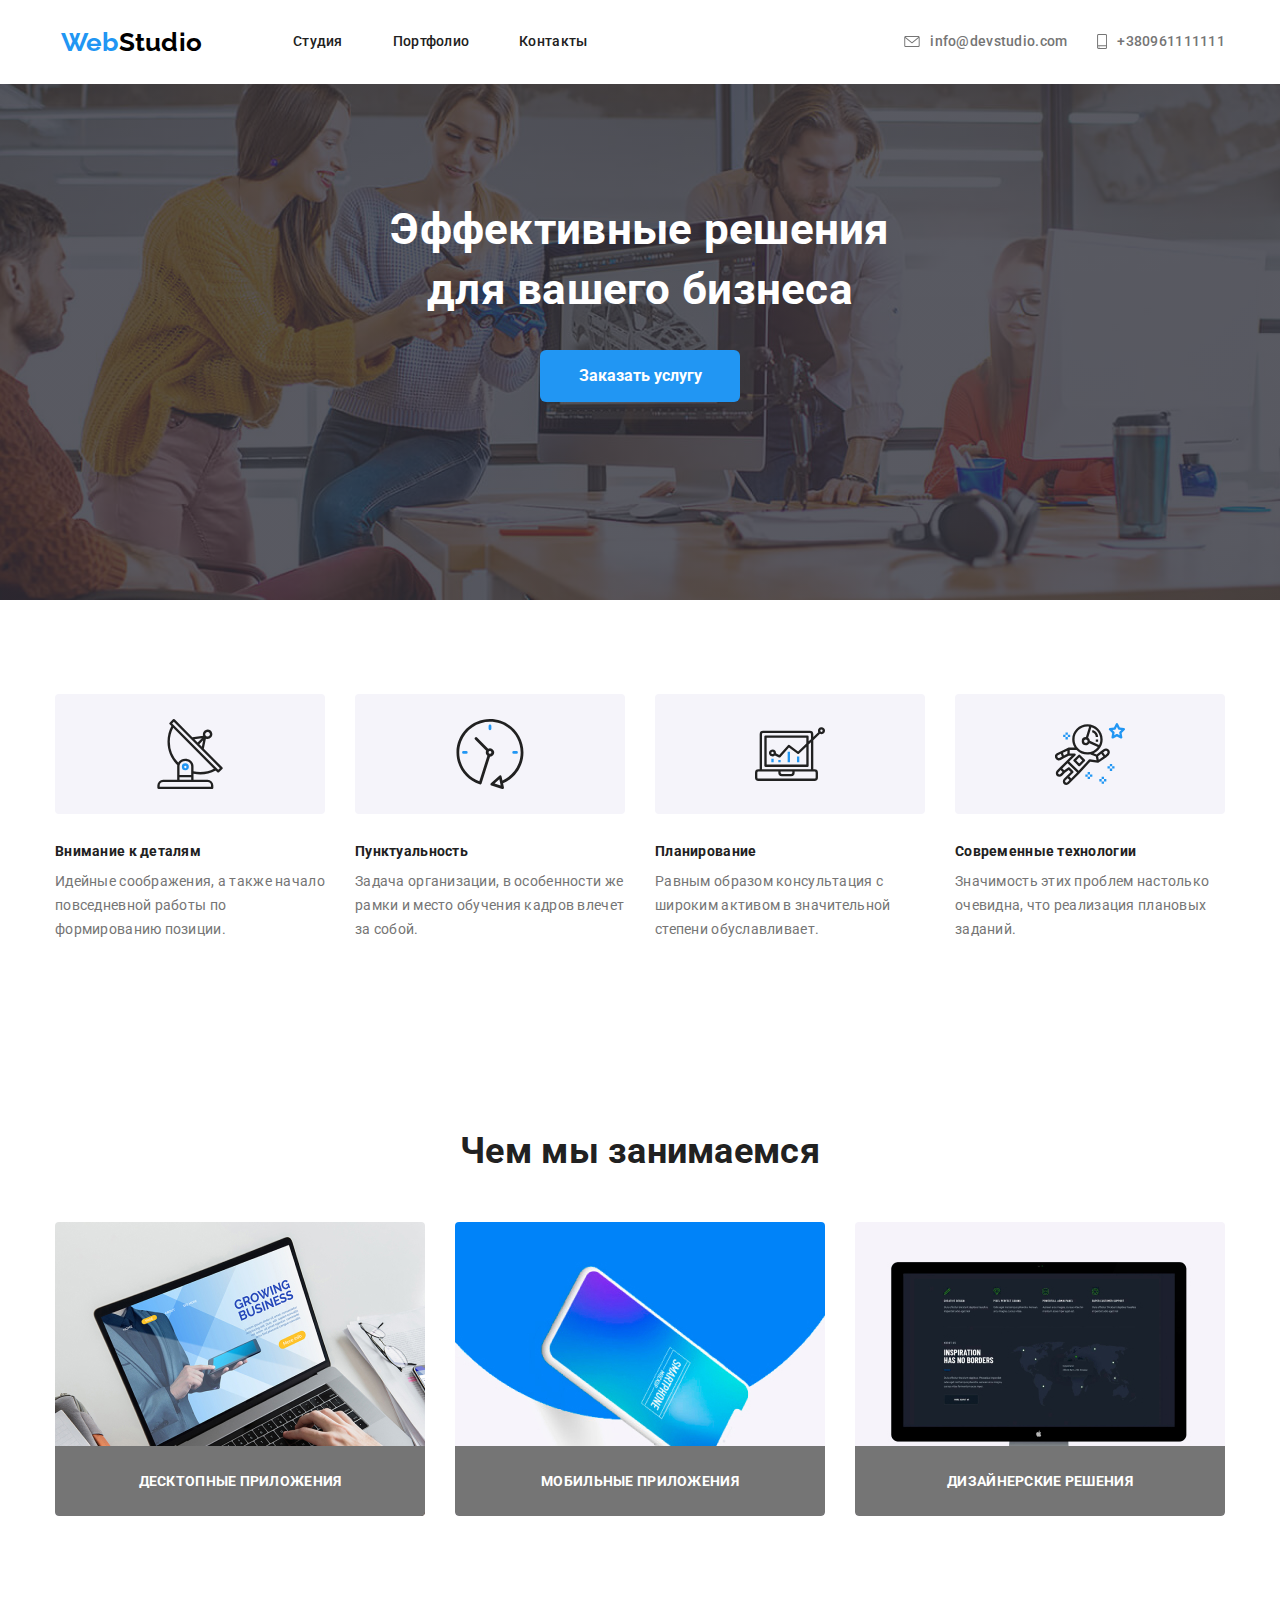
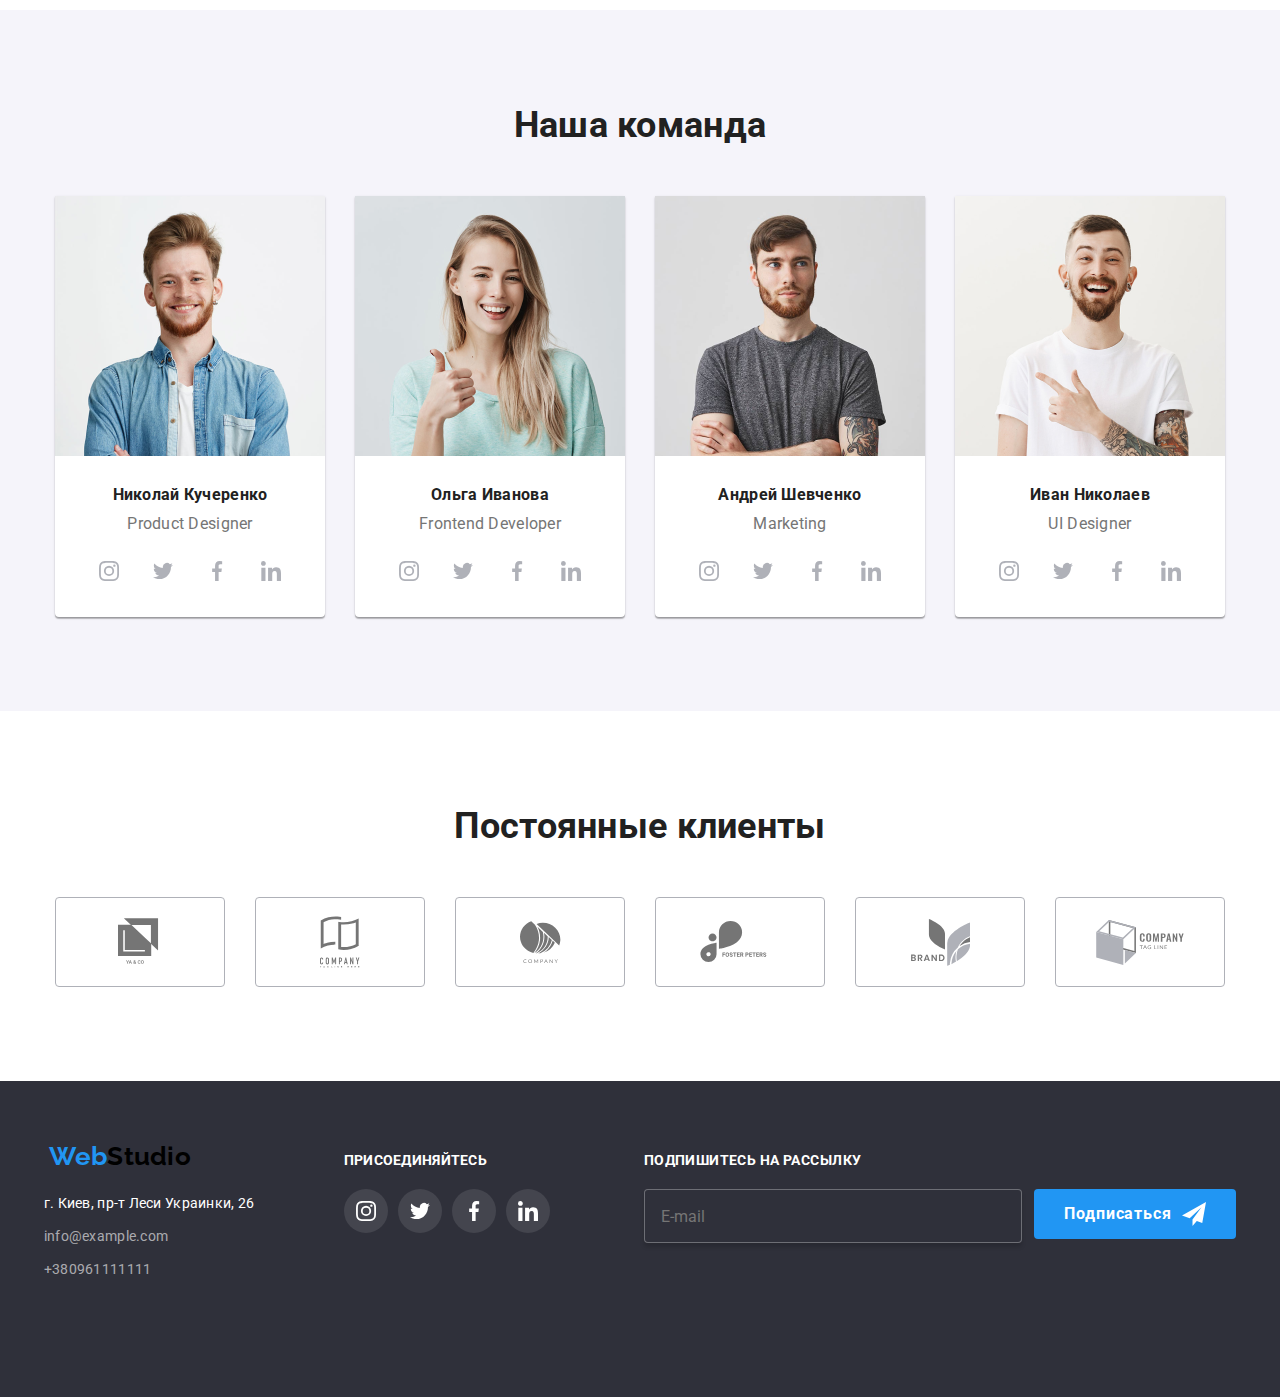
<file: index.html>
<!DOCTYPE html>
<html lang="en">

<head>
    <meta charset="UTF-8" />
    <meta name="viewport" content="width=<device-width>, initial-scale=1.0" />
    <title>Web Studio</title>
    <link href="https://cdnjs.cloudflare.com/ajax/libs/modern-normalize/0.6.0/modern-normalize.min.css" />
    <link
        href="https://fonts.googleapis.com/css2?family=Raleway:wght@700&family=Roboto:wght@400;500;700;900&display=swap"
        rel="stylesheet" />
    <link rel="stylesheet" href="./css/main.min.css" />
</head>

<body class="body">
    <!--Site-navigation-->
    <header class="page-header">
        <div class="header-container">
            <nav class="container site-header-content">
                <p class="logo-item">
                    <a href="" class="logo link"><span class="logo-first">Web</span>
                        <span class="logo-secondary">Studio</span>
                    </a>
                </p>
                <ul class="site-nav list">
                    <li class="site-nav-item">
                        <a href="./index.html" class="links">Студия</a>
                        <a href="" class="nav-link-active">
                        </a>
                    </li>
                    <li class="site-nav-item">
                        <a href="./portfolio.html" class="links">Портфолио</a>
                        <a href="" class="nav-link-active"></a>
                    </li>
                    <li class="site-nav-item"><a href="" class="links">Контакты</a></li>
                </ul>
                <div class="site-nav-main-address">
                    <address>
                        <ul class="site-nav-address list">
                            <li class="site-nav-address-item">
                                <a class="mail-links" href="mailto:info@devstudio.com">
                                    <svg class="site-nav-mail-icon">
                                        <use href="./images/symbol-defs.svg#envelope">
                                        </use>
                                    </svg>
                                    <span>info@devstudio.com</span>
                                </a>
                            </li>
                            <li class="site-nav-address-item">
                                <a class="telnumber-links" href="tel:+380961111111">
                                    <svg class="site-nav-smartphone-icon">
                                        <use href="./images/symbol-defs.svg#smartphone">
                                        </use>
                                    </svg>
                                    <span>+380961111111</span>
                                </a>
                            </li>
                        </ul>
                    </address>
                </div>
            </nav>
        </div>
    </header>

    <main>
        <!--Hero-->
        <section class="hero">
            <div class="overlay">
                <h1 class="hero-title">
                    Эффективные решения <br />
                    для вашего бизнеса
                </h1>
                <div class="hero-button">
                    <button type="button" class="button-primery" data-modal-open>Заказать услугу</a>
                </div>
            </div>
        </section>

        <!--Main features-->
        <section class="section features">
            <div class="container">
                <ul class="features-list list">
                    <li class="features-item">
                        <div class="feature-image">
                            <svg class="features-icon">
                                <use href="./images/symbol-defs.svg#antenna">
                                </use>
                            </svg>
                        </div>
                        <h3 class="site-description-logo-title">Внимание к деталям</h3>
                        <p class="text">
                            Идейные соображения, а также начало повседневной работы по
                            формированию позиции.
                        </p>
                    </li>
                    <li class="features-item">
                        <div class="feature-image">
                            <svg class="features-icon">
                                <use href="./images/symbol-defs.svg#clock">
                                </use>
                            </svg>
                        </div>
                        <h3 class="site-description-logo-title">Пунктуальность</h3>
                        <p class="text">
                            Задача организации, в особенности же рамки и место обучения
                            кадров влечет за собой.
                        </p>
                    </li>
                    <li class="features-item">
                        <div class="feature-image">
                            <svg class="features-icon">
                                <use href="./images/symbol-defs.svg#diagram">
                                </use>
                            </svg>
                        </div>
                        <h3 class="site-description-logo-title">Планирование</h3>
                        <p class="text">
                            Равным образом консультация с широким активом в значительной
                            степени обуславливает.
                        </p>
                    </li>
                    <li class="features-item">
                        <div class="feature-image">
                            <svg class="features-icon">
                                <use href="./images/symbol-defs.svg#astronaut">
                                </use>
                            </svg>
                        </div>
                        <h3 class="site-description-logo-title">
                            Современные технологии
                        </h3>
                        <p class="text">
                            Значимость этих проблем настолько очевидна, что реализация
                            плановых заданий.
                        </p>
                    </li>
                </ul>
            </div>
        </section>
        <!--Main Prodaction-->
        <section class="section">
            <div class="container">
                <h2 class="section-title">
                    Чем мы занимаемся
                </h2>
                <ul class="site-prodactions list">
                    <li class="prodaction-item">
                        <img src="./images/img.jpg " alt="desktop app " class="prodaction-image" />
                        <div class="prodaction-element">
                            <h3 class="prodaction-title">Десктопные приложения</h3>
                        </div>
                    </li>


                    <li class="prodaction-item">
                        <img src="./images/box.jpg " alt="mobile app " class="prodaction-image" />
                        <div class="prodaction-element">
                            <h3 class="prodaction-title">Мобильные приложения</h3>
                        </div>
                    </li>

                    <li class="prodaction-item">
                        <img src="./images/imgf.jpg " alt="design " class="prodaction-image" />
                        <div class="prodaction-element">
                            <h3 class="prodaction-title">Дизайнерские решения</h3>
                        </div>
                    </li>
                </ul>
            </div>
        </section>
        <!--Main teammembers-->
        <section class="section teammembers">
            <div class="container">
                <h2 class="section-title">
                    Наша команда
                </h2>
                <ul class="site-teammembers-list list">
                    <li class="teammembers-item">
                        <img src="./images/proddes.png " alt="Product Designer photo " class="teammembers-photo" />
                        <h3 class="teammembers-title">Николай Кучеренко</h3>
                        <p class="teammembers-role">Product Designer</p>
                        <ul class="social-links list">
                            <li class="teammembers-links">
                                <a class="icon links" href="https://www.instagram.com/">
                                    <svg class="teammembers-icon">
                                        <use href="./images/symbol-defs.svg#instagram-2-1">
                                        </use>
                                    </svg>
                                </a>
                            </li>
                            <li class="teammembers-links">
                                <a class="icon links" href="https://www.twitter.com/">
                                    <svg class="teammembers-icon">
                                        <use href="./images/symbol-defs.svg#twitter-1-1">
                                        </use>
                                    </svg>
                                </a>
                            </li>
                            <li class="teammembers-links">
                                <a class="icon links" href="https://www.facebook.com/">
                                    <svg class="teammembers-icon">
                                        <use href="./images/symbol-defs.svg#facebook">
                                        </use>
                                    </svg>
                                </a>
                            </li>
                            <li class="teammembers-links">
                                <a class="icon links" href="https://www.linkedin.com/">
                                    <svg class="teammembers-icon">
                                        <use href="./images/symbol-defs.svg#linkedin-1-1">
                                        </use>
                                    </svg>
                                </a>
                            </li>
                        </ul>
                    </li>
                    <li class="teammembers-item">
                        <img src="./images/frontdev.png " alt="Frontend Developer photo " class="teammembers-photo" />
                        <h3 class="teammembers-title">Ольга Иванова</h3>
                        <p class="teammembers-role">Frontend Developer</p>
                        <ul class="social-links list">
                            <li class="teammembers-links">
                                <a class="icon links" href="https://www.instagram.com/">
                                    <svg class="teammembers-icon">
                                        <use href="./images/symbol-defs.svg#instagram-2-1">
                                        </use>
                                    </svg>
                                </a>
                            </li>
                            <li class="teammembers-links">
                                <a class="icon links" href="https://www.twitter.com/">
                                    <svg class="teammembers-icon">
                                        <use href="./images/symbol-defs.svg#twitter-1-1">
                                        </use>
                                    </svg>

                                </a></li>
                            <li class="teammembers-links">
                                <a class="icon links" href="https://www.facebook.com/">
                                    <svg class="teammembers-icon">
                                        <use href="./images/symbol-defs.svg#facebook">
                                        </use>
                                    </svg>
                                </a>
                            </li>
                            <li class="teammembers-links">
                                <a class="icon links" href="https://www.linkedin.com/">
                                    <svg class="teammembers-icon">
                                        <use href="./images/symbol-defs.svg#linkedin-1-1">
                                        </use>
                                    </svg>
                                </a>
                            </li>
                        </ul>
                    </li>
                    <li class="teammembers-item">
                        <img src="./images/mark.png " alt="Marketing photo " class="teammembers-photo" />
                        <h3 class="teammembers-title">Андрей Шевченко</h3>
                        <p class="teammembers-role">Marketing</p>
                        <ul class="social-links list">
                            <li class="teammembers-links">
                                <a class="icon links" href="https://www.instagram.com/">
                                    <svg class="teammembers-icon">
                                        <use href="./images/symbol-defs.svg#instagram-2-1">
                                        </use>
                                    </svg>
                                </a>
                            </li>
                            <li class="teammembers-links">
                                <a class="icon links" href="https://www.twitter.com/">
                                    <svg class="teammembers-icon">
                                        <use href="./images/symbol-defs.svg#twitter-1-1">
                                        </use>
                                    </svg>
                                </a>
                            </li>
                            <li class="teammembers-links">
                                <a class="icon links" href="https://www.facebook.com/">
                                    <svg class="teammembers-icon">
                                        <use href="./images/symbol-defs.svg#facebook">
                                        </use>
                                    </svg>
                                </a>
                            </li>
                            <li class="teammembers-links">
                                <a class="icon links" href="https://www.linkedin.com/">
                                    <svg class="teammembers-icon">
                                        <use href="./images/symbol-defs.svg#linkedin-1-1">
                                        </use>
                                    </svg>
                                </a>
                            </li>
                        </ul>
                    </li>
                    <li class="teammembers-item">
                        <img src="./images/uides.png " alt="Designer photo " class="teammembers-photo" />
                        <h3 class="teammembers-title">Иван Николаев</h3>
                        <p class="teammembers-role">UI Designer</p>
                        <ul class="social-links list">
                            <li class="teammembers-links">
                                <a class="icon links" href="https://www.instagram.com/">
                                    <svg class="teammembers-icon">
                                        <use href="./images/symbol-defs.svg#instagram-2-1">
                                        </use>
                                    </svg>
                                </a>
                            </li>
                            <li class="teammembers-links">
                                <a class="icon links" href="https://www.twitter.com/">
                                    <svg class="teammembers-icon">
                                        <use href="./images/symbol-defs.svg#twitter-1-1">
                                        </use>
                                    </svg>
                                </a>
                            </li>
                            <li class="teammembers-links">
                                <a class="icon links" href="https://www.facebook.com/">
                                    <svg class="teammembers-icon">
                                        <use href="./images/symbol-defs.svg#facebook">
                                        </use>
                                    </svg>
                                </a>
                            </li>
                            <li class="teammembers-links">
                                <a class="icon links" href="https://www.linkedin.com/">
                                    <svg class="teammembers-icon">
                                        <use href="./images/symbol-defs.svg#linkedin-1-1">
                                        </use>
                                    </svg>
                                </a>
                            </li>
                        </ul>
                    </li>
                </ul>
            </div>
        </section>
        <!--Main clients-->
        <section class="clients section">
            <div class="container">
                <h2 class="section-title">Постоянные клиенты</h2>
                <ul class="site-clientslogo list">
                    <li class="clients-item">
                        <a class=" clients-links links">
                            <svg class="clients-icon" width="44.27px" height="49.23px">
                                <use href="./images/symbol-defs.svg#logo-1">
                                </use>
                            </svg>
                        </a>
                    </li>
                    <li class="clients-item"><a class=" clients-links links">

                            <svg class="clients-icon" width="40px" height="52px">
                                <use href="./images/symbol-defs.svg#logo-2">
                                </use>
                            </svg>
                        </a>
                    </li>
                    <li class="clients-item"><a class="clients-links links">
                            <svg class="clients-icon" width="41px" height="42.6px">
                                <use href="./images/symbol-defs.svg#logo-3">
                                </use>
                            </svg>
                        </a>
                    </li>
                    <li class="clients-item"><a class="clients-links links">
                            <svg class="clients-icon" width="79.66px" height="42.02px">
                                <use href="./images/symbol-defs.svg#logo-4">
                                </use>
                            </svg>
                        </a>
                    </li>
                    <li class="clients-item"><a class="clients-links links">
                            <svg class="clients-icon" width="59px" height="47px">
                                <use href="./images/symbol-defs.svg#logo-5">
                                </use>
                            </svg>
                        </a>
                    </li>
                    <li class="clients-item"><a class="clients-links links">
                            <svg class="clients-icon" width="88.48px" height="45.44px">
                                <use href="./images/symbol-defs.svg#logo-6">
                                </use>
                            </svg>
                        </a>
                    </li>
                </ul>
            </div>
        </section>
    </main>

    <!--Footer-->
    <footer class="footer-section">
        <div class="container">
            <div class="footer-content">
                <div class="address-item">
                    <div class="footer-logo">
                        <p class="footer-item">
                            <a href="" class="logo link"><span class="logo-first">Web</span>
                                <span class="logo-secondary">Studio</span>
                            </a>
                        </p>
                    </div>

                    <address class="address">
                        <ul class="list">
                            <li class="site-address link">г. Киев, пр-т Леси Украинки, 26</li>
                            <li class="site-address link">
                                <a href="malito:info@example.com " class="contacts link">info@example.com</a>
                            </li>
                            <li class="site-address link">
                                <a href="tel:+380991111111 " class="contacts link">+380961111111</a>
                            </li>
                        </ul>
                    </address>
                </div>
                <div class="social">
                    <b class="item-headers">
                        ПРИСОЕДИНЯЙТЕСЬ
                    </b>
                    <ul class="social-list list">
                        <li class="social-item">
                            <a class="icon-footer links" href="https://www.instagram.com/" aria-label="Instagram link ">
                                <svg class="social-icon">
                                    <use href="./images/symbol-defs.svg#instagram-2-1">
                                    </use>
                                </svg>
                            </a>
                        </li>
                        <li class="social-item">
                            <a class="icon-footer links" href="https://www.twitter.com/" aria-label="Twitter link ">
                                <svg class="social-icon">
                                    <use href="./images/symbol-defs.svg#twitter-1-1">
                                    </use>
                                </svg>
                            </a>
                        </li>
                        <li class="social-item">
                            <a class="icon-footer links" href="https://www.facebook.com/" aria-label="Facebook link ">
                                <svg class="social-icon">
                                    <use href="./images/symbol-defs.svg#facebook">
                                    </use>
                                </svg>
                            </a>
                        </li>
                        <li class="social-item">
                            <a class="icon-footer links" href="https://www.linkedin.com/" aria-label="linkidIn link ">
                                <svg class="social-icon">
                                    <use href="./images/symbol-defs.svg#linkedin-1-1">
                                    </use>
                                </svg>
                            </a>
                        </li>
                    </ul>
                </div>
                <div class="footer-container">
                    <b class="footer-text">Подпишитесь на рассылку</b>
                    <form class="footer-form">
                        <div class="mail-form">
                            <input class="input-mail" type="email" name="male" placeholder="E-mail">
                            <button type="button" class="mail-button">
                                Подписаться
                                <svg class="social-icon-fly" width="24px" height="24px">
                                    <use href="./images/symbol-defs.svg#fly">
                                    </use>
                                </svg>
                            </button>
                        </div>
                    </form>
                </div>
            </div>
        </div>
    </footer>

    <!--Popup-->
    <div data-modal class="backdrop is-hidden" >
        <div class="modal">
            <b class="modal-title">Оставьте свои данные, мы вам перезвоним</b>
            <button class="button-close" data-modal-close>
                <svg class="icon-close">
                    <use href="./images/symbol-defs.svg#close-icon">
                    </use>
                </svg>
            </button>
            <form class="form-servise">
                <div class="form-field">
                    <input type="text" class="form-input" name="user-name" id="user-name" placeholder=" ">
                    <label for="user-name" class="form-label">Имя</label>
                    <svg class="form-icon name">
                        <use href="./images/symbol-defs.svg#name-form">
                        </use>
                    </svg>
                </div>
                <div class="form-field">
                    <input type="tel" class="form-input" name="telephone" id="telephone" placeholder=" ">
                    <label for="telephone" class="form-label">Телефон</label>
                    <svg class="form-icon">
                        <use href="./images/symbol-defs.svg#phone-form">
                        </use>
                    </svg>
                </div>
                <div class="form-field">
                    <input type="email" class="form-input" name="mail" id="mail" placeholder=" ">
                    <label for="mail" class="form-label">Почта</label>
                    <svg class="form-icon">
                        <use href="./images/symbol-defs.svg#email-form">
                        </use>
                    </svg>
                </div>
                <div class="form-field-comment">
                    <textarea class="proposition" name="comment" id="comment" rows="6" placeholder=" "></textarea>
                    <label for="comment" class="form-label-2">Комментарий</label>
                </div>
                <label class="checkbox-label">
                    <input type="checkbox" class="checkbox" name="policy">
                    <span class="check-mark"></span>
                    Соглашаюсь с рассылкой и принимаю
                    <a href="">Условия договора</a>
                </label>
                <button type="submit" class="send">Отправить</button>
            </form>

        </div>

    </div>
    <script type="text/javascript" src="./js/modal.js"></script>
</body>

</html>
</file>
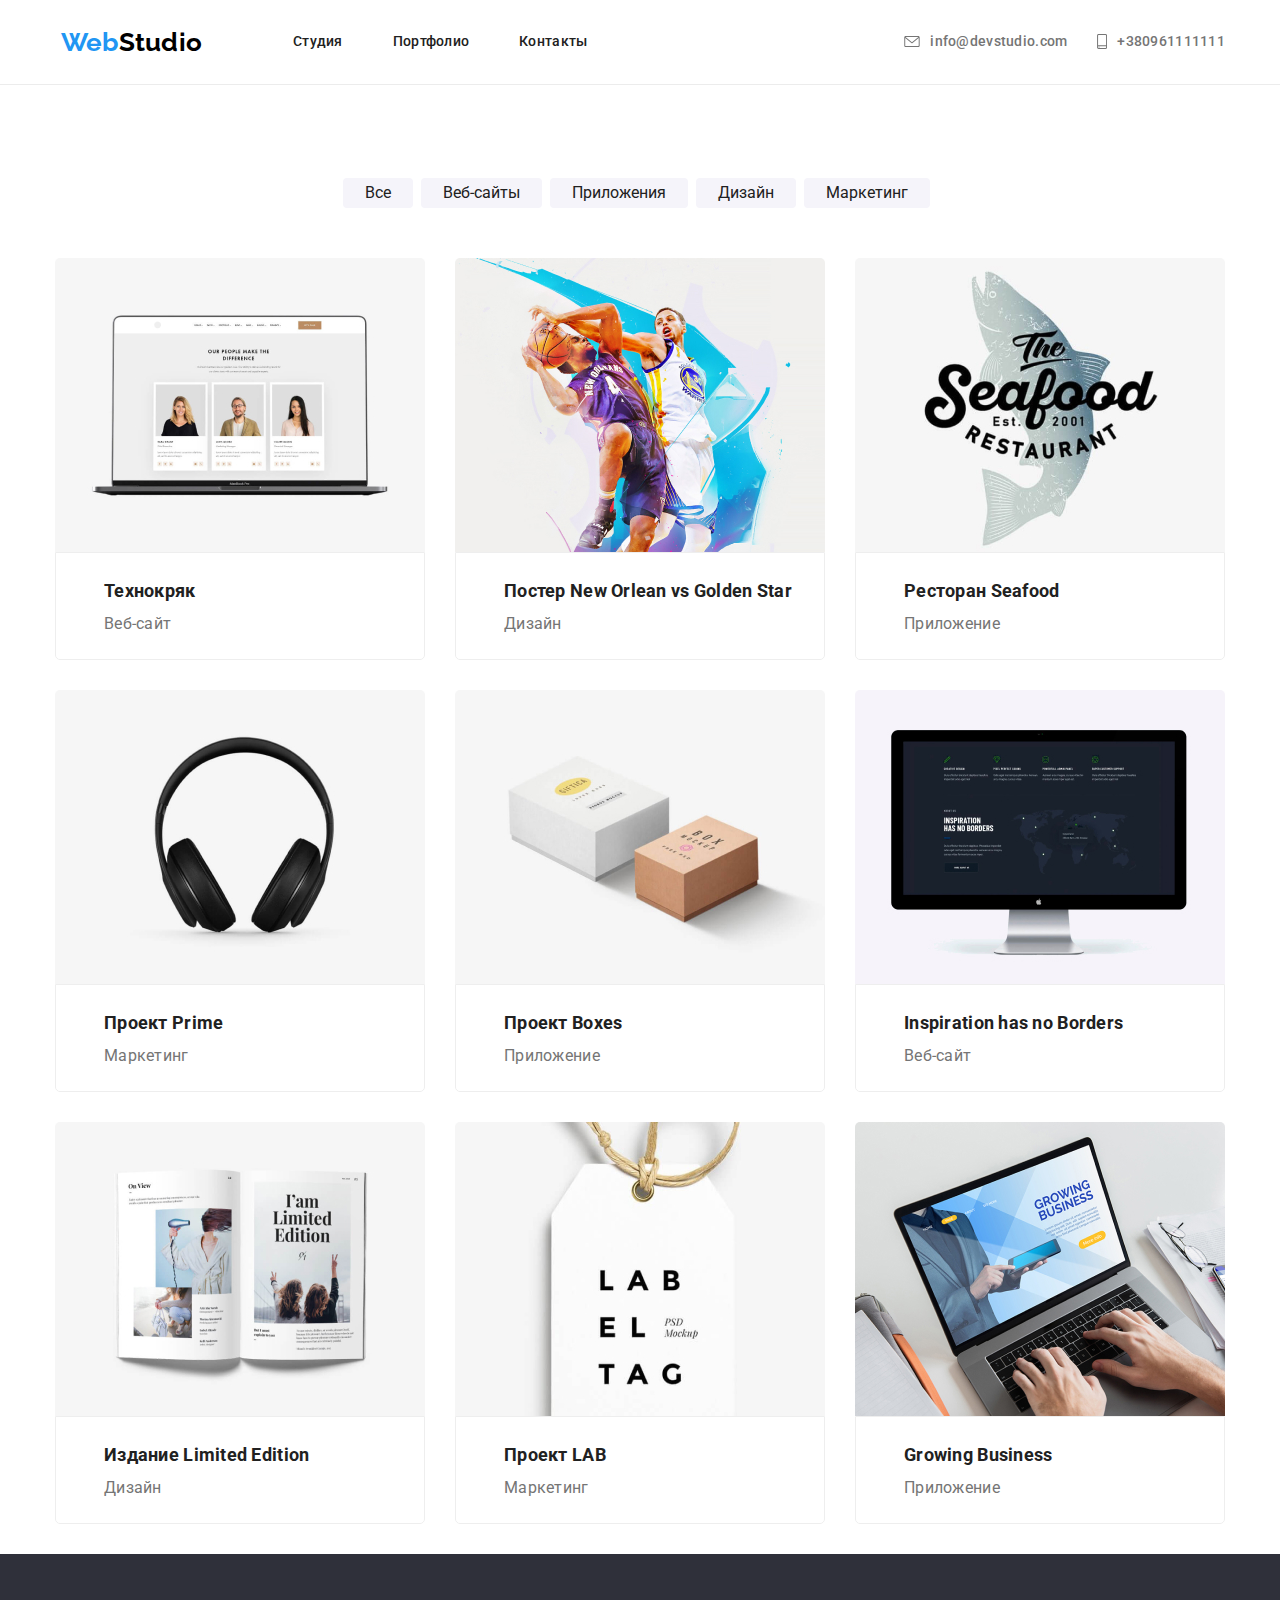
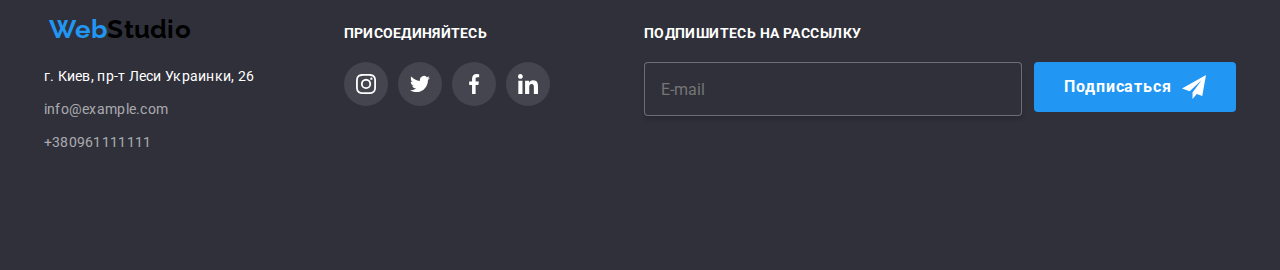
<file: portfolio.html>
<!DOCTYPE html>
<html lang="en">

<head>
    <meta charset="UTF-8" />
    <meta name="viewport" content="width=device-width, initial-scale=1.0" />
    <title>Photo app</title>
    <link
        href="https://fonts.googleapis.com/css2?family=Raleway:wght@700&family=Roboto:wght@400;500;700;900&display=swap"
        rel="stylesheet" />
    <link href="https://cdnjs.cloudflare.com/ajax/libs/modern-normalize/0.6.0/modern-normalize.min.css" />
    <link rel="stylesheet" href="./css/main.min.css" />
</head>

<body class="body">
    <!--Site-navigation-->
    <header class="portfolio-header">
        <div class="header-container">
            <nav class="container site-header-content">
                <p class="logo-item">
                    <a href="" class="logo link"><span class="logo-first">Web</span>
                        <span class="logo-secondary">Studio</span>
                    </a>
                </p>
                <ul class="site-nav list">
                    <li class="site-nav-item">
                        <a href="./index.html" class="links">Студия</a>
                        <a href="" class="nav-link-active">
                        </a>
                    </li>
                    <li class="site-nav-item">
                        <a href="./portfolio.html" class="links">Портфолио</a>
                        <a href="" class="nav-link-active"></a>
                    </li>
                    <li class="site-nav-item"><a href="" class="links">Контакты</a></li>
                </ul>
                <div class="site-nav-main-address">
                    <address>
                        <ul class="site-nav-address list">
                            <li class="site-nav-address-item">
                                <a class="mail-links" href="mailto:info@devstudio.com">
                                    <svg class="site-nav-mail-icon">
                                        <use href="./images/symbol-defs.svg#envelope">
                                        </use>
                                    </svg>
                                    <span>info@devstudio.com</span>
                                </a>
                            </li>
                            <li class="site-nav-address-item">
                                <a class="telnumber-links" href="tel:+380961111111">
                                    <svg class="site-nav-smartphone-icon">
                                        <use href="./images/symbol-defs.svg#smartphone">
                                        </use>
                                    </svg>
                                    <span>+380961111111</span>
                                </a>
                            </li>
                        </ul>
                    </address>
                </div>
            </nav>
        </div>
    </header>

    <!--Main button list-->
    <main>
        <div class="container">
            <div class="button-container">
                <ul class="main-button-list list">
                    <li class="button-element ">
                        <button class="main-button" type="button">Все</button>
                    </li>
                    <li class="button-element">
                        <button class="main-button" type="button">Веб-сайты</button>
                    </li>
                    <li class="button-element">
                        <button class="main-button" type="button">Приложения</button>
                    </li>
                    <li class="button-element">
                        <button class="main-button" type="button">Дизайн</button>
                    </li>
                    <li class="button-element">
                        <button class="main-button" type="button">Маркетинг</button>
                    </li>
                </ul>
            </div>

            <!--Main flex-cards list-->
            <div class="flex-container">
                <ul class="flex-container-list list">
                    <li class="flex-card">
                        <a class="portfolio-link" href="">
                            <div class="flex-block">
                                <img class="card-image" src="./images/portfolio.jpg" alt="Text" width="370" />
                                <p class="flex-text">
                                    Технокряк это современная площадка распространения
                                    коронавируса. Компании используют эту платформу для
                                    цифрового шпионажа и атак на защищённые сервера конкурентов.
                                </p>
                            </div>
                            <div class="card-content">
                                <h2 class="item-title">Технокряк</h2>
                                <p class="item-text">Веб-сайт</p>
                            </div>
                        </a>
                    </li>
                    <li class="flex-card">
                        <a class="portfolio-link" href="">
                            <div class="flex-block">
                                <img class="card-image" src="./images/neworlean.jpg" alt="Bascketballteam"
                                    width="370" />
                                <p class="flex-text">
                                    Технокряк это современная площадка распространения
                                    коронавируса. Компании используют эту платформу для
                                    цифрового шпионажа и атак на защищённые сервера конкурентов.
                                </p>
                            </div>
                            <div class="card-content">
                                <h2 class="item-title">Постер New Orlean vs Golden Star</h2>
                                <p class="item-text">Дизайн</p>
                            </div>
                        </a>
                    </li>
                    <li class="flex-card">
                        <a class="portfolio-link" href="">
                            <div class="flex-block">
                                <img class="card-image" src="./images/seafood.jpg" alt="Icon restaurant" width="370" />
                                <p class="flex-text">
                                    Технокряк это современная площадка распространения
                                    коронавируса. Компании используют эту платформу для
                                    цифрового шпионажа и атак на защищённые сервера конкурентов.
                                </p>
                            </div>
                            <div class="card-content">
                                <h2 class="item-title">Ресторан Seafood</h2>
                                <p class="item-text">Приложение</p>
                            </div>
                        </a>
                    </li>
                    <li class="flex-card">
                        <a class="portfolio-link" href="">
                            <div class="flex-block">
                                <img class="card-image" src="./images/prime.jpg" alt="Phone" width="370" />
                                <p class="flex-text">
                                    Технокряк это современная площадка распространения
                                    коронавируса. Компании используют эту платформу для
                                    цифрового шпионажа и атак на защищённые сервера конкурентов.
                                </p>
                            </div>
                            <div class="card-content">
                                <h2 class="item-title">Проект Prime</h2>
                                <p class="item-text">Маркетинг</p>
                            </div>
                        </a>
                    </li>
                    <li class="flex-card">
                        <a class="portfolio-link" href="">
                            <div class="flex-block">
                                <img class="card-image" src="./images/boxes.jpg" alt="Boxes" width="370" />
                                <p class="flex-text">
                                    Технокряк это современная площадка распространения
                                    коронавируса. Компании используют эту платформу для
                                    цифрового шпионажа и атак на защищённые сервера конкурентов.
                                </p>
                            </div>
                            <div class="card-content">
                                <h2 class="item-title">Проект Boxes</h2>
                                <p class="item-text">Приложение</p>
                            </div>
                        </a>
                    </li>
                    <li class="flex-card">
                        <a class="portfolio-link" href="">
                            <div class="flex-block">
                                <img class="card-image" src="./images/inspiration.jpg" alt="Monitor" width="370" />
                                <p class="flex-text">
                                    Технокряк это современная площадка распространения
                                    коронавируса. Компании используют эту платформу для
                                    цифрового шпионажа и атак на защищённые сервера конкурентов.
                                </p>
                            </div>
                            <div class="card-content">
                                <h2 class="item-title">Inspiration has no Borders</h2>
                                <p class="item-text">Веб-сайт</p>
                            </div>
                        </a>
                    </li>
                    <li class="flex-card">
                        <a class="portfolio-link" href="">
                            <div class="flex-block">
                                <img class="card-image" src="./images/limited-iditional.jpg" alt="Journal"
                                    width="370" />
                                <p class="flex-text">
                                    Технокряк это современная площадка распространения
                                    коронавируса. Компании используют эту платформу для
                                    цифрового шпионажа и атак на защищённые сервера конкурентов.
                                </p>
                            </div>
                            <div class="card-content">
                                <h2 class="item-title">Издание Limited Edition</h2>
                                <p class="item-text">Дизайн</p>
                            </div>
                        </a>
                    </li>
                    <li class="flex-card">
                        <a class="portfolio-link" href="">
                            <div class="flex-block">
                                <img class="card-image" src="./images/lab.jpg" alt="PSD Mockup" width="370" />
                                <p class="flex-text">
                                    Технокряк это современная площадка распространения
                                    коронавируса. Компании используют эту платформу для
                                    цифрового шпионажа и атак на защищённые сервера конкурентов.
                                </p>
                            </div>
                            <div class="card-content">
                                <h2 class="item-title">Проект LAB</h2>
                                <p class="item-text">Маркетинг</p>
                            </div>
                        </a>
                    </li>
                    <li class="flex-card">
                        <a class="portfolio-link" href="">
                            <div class="flex-block">
                                <img class="card-image" src="./images/business.jpg" alt="Growing business"
                                    width="370" />
                                <p class="flex-text">
                                    Технокряк это современная площадка распространения
                                    коронавируса. Компании используют эту платформу для
                                    цифрового шпионажа и атак на защищённые сервера конкурентов.
                                </p>
                            </div>
                            <div class="card-content">
                                <h2 class="item-title">Growing Business</h2>
                                <p class="item-text">Приложение</p>
                            </div>
                        </a>
                    </li>
                </ul>
            </div>
        </div>
    </main>

    <!--Footer-->
    <footer class="footer-section">
        <div class="container">
            <div class="footer-content">
                <div class="address-item">
                    <div class="footer-logo">
                        <p class="footer-item">
                            <a href="" class="logo link"><span class="logo-first">Web</span>
                                <span class="logo-secondary">Studio</span>
                            </a>
                        </p>
                    </div>

                    <address class="address">
                        <ul class="list">
                            <li class="site-address link">г. Киев, пр-т Леси Украинки, 26</li>
                            <li class="site-address link">
                                <a href="malito:info@example.com " class="contacts link">info@example.com</a>
                            </li>
                            <li class="site-address link">
                                <a href="tel:+380991111111 " class="contacts link">+380961111111</a>
                            </li>
                        </ul>
                    </address>
                </div>
                <div class="social">
                    <b class="item-headers">
                        ПРИСОЕДИНЯЙТЕСЬ
                    </b>
                    <ul class="social-list list">
                        <li class="social-item">
                            <a class="icon-footer links" href="https://www.instagram.com/" aria-label="Instagram link ">
                                <svg class="social-icon">
                                    <use href="./images/symbol-defs.svg#instagram-2-1">
                                    </use>
                                </svg>
                            </a>
                        </li>
                        <li class="social-item">
                            <a class="icon-footer links" href="https://www.twitter.com/" aria-label="Twitter link ">
                                <svg class="social-icon">
                                    <use href="./images/symbol-defs.svg#twitter-1-1">
                                    </use>
                                </svg>
                            </a>
                        </li>
                        <li class="social-item">
                            <a class="icon-footer links" href="https://www.facebook.com/" aria-label="Facebook link ">
                                <svg class="social-icon">
                                    <use href="./images/symbol-defs.svg#facebook">
                                    </use>
                                </svg>
                            </a>
                        </li>
                        <li class="social-item">
                            <a class="icon-footer links" href="https://www.linkedin.com/" aria-label="linkidIn link ">
                                <svg class="social-icon">
                                    <use href="./images/symbol-defs.svg#linkedin-1-1">
                                    </use>
                                </svg>
                            </a>
                        </li>
                    </ul>
                </div>
                <div class="footer-container">
                    <b class="footer-text">Подпишитесь на рассылку</b>
                    <form class="footer-form">
                        <div class="mail-form">
                            <input class="input-mail" type="email" name="male" placeholder="E-mail">
                            <button type="button" class="mail-button">
                                Подписаться
                                <svg class="social-icon-fly" width="24px" height="24px">
                                    <use href="./images/symbol-defs.svg#fly">
                                    </use>
                                </svg>
                            </button>
                        </div>
                    </form>
                </div>
            </div>
        </div>
    </footer>

    <!--Popup-->
    <div data-modal class="backdrop is-hidden" >
        <div class="modal">
            <b class="modal-title">Оставьте свои данные, мы вам перезвоним</b>
            <button class="button-close" data-modal-close>
                <svg class="icon-close">
                    <use href="./images/symbol-defs.svg#close-icon">
                    </use>
                </svg>
            </button>
            <form class="form-servise">
                <div class="form-field">
                    <input type="text" class="form-input" name="user-name" id="user-name" placeholder=" ">
                    <label for="user-name" class="form-label">Имя</label>
                    <svg class="form-icon name">
                        <use href="./images/symbol-defs.svg#name-form">
                        </use>
                    </svg>
                </div>
                <div class="form-field">
                    <input type="tel" class="form-input" name="telephone" id="telephone" placeholder=" ">
                    <label for="telephone" class="form-label">Телефон</label>
                    <svg class="form-icon">
                        <use href="./images/symbol-defs.svg#phone-form">
                        </use>
                    </svg>
                </div>
                <div class="form-field">
                    <input type="email" class="form-input" name="mail" id="mail" placeholder=" ">
                    <label for="mail" class="form-label">Почта</label>
                    <svg class="form-icon">
                        <use href="./images/symbol-defs.svg#email-form">
                        </use>
                    </svg>
                </div>
                <div class="form-field-comment">
                    <textarea class="proposition" name="comment" id="comment" rows="6" placeholder=" "></textarea>
                    <label for="comment" class="form-label-2">Комментарий</label>
                </div>
                <label class="checkbox-label">
                    <input type="checkbox" class="checkbox" name="policy">
                    <span class="check-mark"></span>
                    Соглашаюсь с рассылкой и принимаю
                    <a href="">Условия договора</a>
                </label>
                <button type="submit" class="send">Отправить</button>
            </form>

        </div>

    </div>
    <script type="text/javascript" src="./js/modal.js"></script>
</body>

</html>
</file>
<file: css/main.min.css>
/*! normalize.css v8.0.1 | MIT License | github.com/necolas/normalize.css */html{line-height:1.15;-webkit-text-size-adjust:100%}body{margin:0}main{display:block}h1{font-size:2em;margin:0.67em 0}hr{-webkit-box-sizing:content-box;box-sizing:content-box;height:0;overflow:visible}pre{font-family:monospace, monospace;font-size:1em}a{background-color:transparent}abbr[title]{border-bottom:none;text-decoration:underline;-webkit-text-decoration:underline dotted;text-decoration:underline dotted}b,strong{font-weight:bolder}code,kbd,samp{font-family:monospace, monospace;font-size:1em}small{font-size:80%}sub,sup{font-size:75%;line-height:0;position:relative;vertical-align:baseline}sub{bottom:-0.25em}sup{top:-0.5em}img{border-style:none}button,input,optgroup,select,textarea{font-family:inherit;font-size:100%;line-height:1.15;margin:0}button,input{overflow:visible}button,select{text-transform:none}button,[type="button"],[type="reset"],[type="submit"]{-webkit-appearance:button}button::-moz-focus-inner,[type="button"]::-moz-focus-inner,[type="reset"]::-moz-focus-inner,[type="submit"]::-moz-focus-inner{border-style:none;padding:0}button:-moz-focusring,[type="button"]:-moz-focusring,[type="reset"]:-moz-focusring,[type="submit"]:-moz-focusring{outline:1px dotted ButtonText}fieldset{padding:0.35em 0.75em 0.625em}legend{-webkit-box-sizing:border-box;box-sizing:border-box;color:inherit;display:table;max-width:100%;padding:0;white-space:normal}progress{vertical-align:baseline}textarea{overflow:auto}[type="checkbox"],[type="radio"]{-webkit-box-sizing:border-box;box-sizing:border-box;padding:0}[type="number"]::-webkit-inner-spin-button,[type="number"]::-webkit-outer-spin-button{height:auto}[type="search"]{-webkit-appearance:textfield;outline-offset:-2px}[type="search"]::-webkit-search-decoration{-webkit-appearance:none}::-webkit-file-upload-button{-webkit-appearance:button;font:inherit}details{display:block}summary{display:list-item}template{display:none}[hidden]{display:none}body{color:#757575;background-color:#fff;font-family:Roboto, sans-serif;font-size:14px;line-height:1.71;letter-spacing:0.02em;margin:0px}.list{padding:0;margin:0;list-style:none}.links:link,.links:visited{color:#212121}.links:hover,.links:focus{color:#2196f3}.links{text-decoration:none;-webkit-transition-property:all;transition-property:all;-webkit-transition-duration:250ms;transition-duration:250ms;-webkit-transition-timing-function:cubic-bezier(0.4, 0, 0.2, 1);transition-timing-function:cubic-bezier(0.4, 0, 0.2, 1)}.link{text-decoration:none}.logo{font-family:Raleway, sans-serif;font-size:26px;font-weight:700;line-height:1.19;display:-webkit-box;display:-ms-flexbox;display:flex;-webkit-box-pack:center;-ms-flex-pack:center;justify-content:center;-webkit-box-align:center;-ms-flex-align:center;align-items:center}.logo{width:153px}.logo-first{color:#2196f3}.logo-secondary{color:#000000}.page-header{position:fixed;width:100%;top:0;left:0}.header-container{display:-webkit-box;display:-ms-flexbox;display:flex;-webkit-box-pack:justify;-ms-flex-pack:justify;justify-content:space-between;-webkit-box-align:center;-ms-flex-align:center;align-items:center;background-color:#fff;width:1170 px}.container{width:1170px;padding-left:15px;padding-right:15px;margin-left:auto;margin-right:auto}.site-header-content{display:-webkit-box;display:-ms-flexbox;display:flex;-webkit-box-pack:center;-ms-flex-pack:center;justify-content:center;-webkit-box-align:center;-ms-flex-align:center;align-items:center;width:1170px}.logo-item{margin-top:0;margin-bottom:0;padding-right:85px}.link{text-decoration:none}.site-nav{font-family:Roboto;font-weight:500;font-size:14px;line-height:1.14;display:-webkit-box;display:-ms-flexbox;display:flex}.site-nav-item{position:relative;margin-right:50px;padding-top:34px;padding-bottom:34px}.site-nav-item:last-child{margin-right:0}.site-nav-item:hover .nav-link-active:after{content:"";position:absolute;bottom:0;left:0;height:4px;width:100%;background-color:#2196f3;border-radius:4px}.site-nav:hover{color:#2196f3}.site-nav-main-address{margin-left:auto}.site-nav-address{display:-webkit-box;display:-ms-flexbox;display:flex;-webkit-box-pack:center;-ms-flex-pack:center;justify-content:center;-webkit-box-align:center;-ms-flex-align:center;align-items:center;margin-left:auto;font-style:normal}.site-nav-address .site-nav-address-item+.site-nav-address-item{margin-left:30px}.site-nav-address-item{font-style:normal}.site-nav-address-item:last-child{margin-right:0}.mail-links{display:-webkit-box;display:-ms-flexbox;display:flex;-webkit-box-pack:center;-ms-flex-pack:center;justify-content:center;-webkit-box-align:center;-ms-flex-align:center;align-items:center;color:#757575;font-weight:500;font-size:14px;line-height:1.14;text-decoration:none;-webkit-transition-property:all;transition-property:all;-webkit-transition-duration:250ms;transition-duration:250ms;-webkit-transition-timing-function:cubic-bezier(0.4, 0, 0.2, 1);transition-timing-function:cubic-bezier(0.4, 0, 0.2, 1)}.mail-links:hover{color:#2196f3}.site-nav-mail-icon{width:16px;height:11px;padding-right:10px;fill:currentColor}.telnumber-links{display:-webkit-box;display:-ms-flexbox;display:flex;-webkit-box-pack:center;-ms-flex-pack:center;justify-content:center;-webkit-box-align:center;-ms-flex-align:center;align-items:center;color:#757575;font-weight:500;font-size:14px;line-height:1.14;text-decoration:none;-webkit-transition-property:all;transition-property:all;-webkit-transition-duration:250ms;transition-duration:250ms;-webkit-transition-timing-function:cubic-bezier(0.4, 0, 0.2, 1);transition-timing-function:cubic-bezier(0.4, 0, 0.2, 1)}.telnumber-links:hover{color:#2196f3}.site-nav-smartphone-icon{width:10px;height:15px;padding-right:10px;fill:currentColor}.hero{-webkit-box-align:center;-ms-flex-align:center;align-items:center;text-align:center;max-width:1600px;height:600px;margin-right:auto;margin-left:auto;background-color:#757575}.overlay{max-width:1600px;height:600px;margin-left:auto;margin-right:auto;background-image:-webkit-gradient(linear, left top, right top, from(rgba(47,48,58,0.8)), to(rgba(47,48,58,0.8))),url("../images/Headerimg.jpg");background-image:linear-gradient(to right, rgba(47,48,58,0.8), rgba(47,48,58,0.8)),url("../images/Headerimg.jpg");background-repeat:no-repeat;background-position:center;background-size:cover}.hero-title{padding-bottom:30px;margin-left:auto;margin-right:auto;width:696px;margin-top:0;margin-bottom:0;padding-top:200px;color:#fff;font-weight:696;font-size:44px;line-height:1.36}.hero-button{padding-bottom:200px}.main-button-primery{display:-webkit-box;display:-ms-flexbox;display:flex;-webkit-box-pack:center;-ms-flex-pack:center;justify-content:center;-webkit-box-align:center;-ms-flex-align:center;align-items:center}.button-primery{color:#fff;background-color:#2196f3;font-weight:bold;font-size:16px;line-height:1.87;display:inline-block;border:1px solid transparent;border-radius:6px;padding:10px 32px;width:200px;text-decoration:none;text-align:center;margin-top:0;margin-bottom:0}.button-primery:focus{outline:none}.section{padding-top:94px;padding-bottom:94px}.features{background-color:#fff}.container{width:1170px;padding-left:15px;padding-right:15px;margin-left:auto;margin-right:auto}.features-list{display:-webkit-box;display:-ms-flexbox;display:flex;-webkit-box-pack:justify;-ms-flex-pack:justify;justify-content:space-between}.features-item{width:270px;-webkit-box-align:center;-ms-flex-align:center;align-items:center;margin-right:30px}.features-item:last-child{margin-right:0px}.features-item:first-child{margin-left:0px}.feature-image{display:-webkit-box;display:-ms-flexbox;display:flex;-webkit-box-pack:center;-ms-flex-pack:center;justify-content:center;-webkit-box-align:center;-ms-flex-align:center;align-items:center;padding-top:25px;padding-bottom:25px;padding-left:100px;padding-right:100px;background-color:#f5f4fa;border-radius:4px}.features-icon{width:70px;height:70px}.site-description-logo-title{color:#212121;font-weight:bold;font-size:14px;line-height:1.14;margin-bottom:0;margin-top:0;padding-top:30px;padding-bottom:10px}.text{color:#757575;font-size:14px;line-height:1.71;margin-top:0;margin-bottom:0}.section{padding-top:94px;padding-bottom:94px}.container{width:1170px;padding-left:15px;padding-right:15px;margin-left:auto;margin-right:auto}.section-title{color:#212121;font-weight:700;font-size:36px;line-height:1.17;text-align:center;margin-top:0;margin-bottom:50px}.site-prodactions{display:-webkit-box;display:-ms-flexbox;display:flex;-webkit-box-pack:justify;-ms-flex-pack:justify;justify-content:space-between}.prodaction-item{position:relative;margin-right:30px;height:294px;display:block;border-radius:4px;overflow:hidden}.prodaction-item:last-child{margin-right:0px}.prodaction-image{display:block}.prodaction-element{position:absolute;bottom:0;width:100%}.prodaction-title{display:block;color:#fff;font-weight:700;font-size:14px;line-height:70px;text-align:center;text-transform:uppercase;background-color:#757575;border-radius:0px 0px 4px 4px;height:70px;margin-top:0px;margin-bottom:0px}.section{padding-top:94px;padding-bottom:94px}.teammembers{background-color:#f5f4fa}.container{width:1170px;padding-left:15px;padding-right:15px;margin-left:auto;margin-right:auto}.section-title{color:#212121;font-weight:700;font-size:36px;line-height:1.17;text-align:center;margin-top:0;margin-bottom:50px}.site-teammembers-list{display:-webkit-box;display:-ms-flexbox;display:flex;-webkit-box-pack:justify;-ms-flex-pack:justify;justify-content:space-between}.teammembers-item{background-color:#fff;-webkit-box-shadow:0px 2px 1px rgba(0,0,0,0.2),0px 1px 1px rgba(0,0,0,0.14),0px 1px 3px rgba(0,0,0,0.12);box-shadow:0px 2px 1px rgba(0,0,0,0.2),0px 1px 1px rgba(0,0,0,0.14),0px 1px 3px rgba(0,0,0,0.12);border-radius:0px 0px 4px 4px;border:#757575}.teammembers-photo{padding-bottom:30px;display:-webkit-box;display:-ms-flexbox;display:flex;-webkit-box-pack:center;-ms-flex-pack:center;justify-content:center}.teammembers-title{text-align:center;color:#212121;font-weight:bold;font-size:16px;line-height:1.14;margin-bottom:0;margin-top:0;padding-bottom:10px}.teammembers-role{color:#757575;font-weight:normal;font-size:16px;line-height:1.19;text-align:center;margin-top:0px;margin-bottom:0px;padding-bottom:16px}.social-links{display:-webkit-box;display:-ms-flexbox;display:flex;-webkit-box-pack:space-evenly;-ms-flex-pack:space-evenly;justify-content:space-evenly;padding-bottom:24px;padding-right:32px;padding-left:32px}.teammembers-links{margin-right:10px;background-color:#fff;color:#afb1b8}.teammembers-links:last-child{margin-right:0px}.icon{display:-webkit-inline-box;display:-ms-inline-flexbox;display:inline-flex;-webkit-box-align:center;-ms-flex-align:center;align-items:center;-webkit-box-pack:center;-ms-flex-pack:center;justify-content:center;background-color:rgba(255,255,255,0.1);border-radius:50%;width:44px;height:44px}.icon:hover{background-color:#2196f3;color:#fff;fill:#fff}.teammembers-icon{width:20px;height:20px;fill:#afb1b8}.teammembers-icon:hover{fill:#fff}.section{padding-top:94px;padding-bottom:94px}.container{width:1170px;padding-left:15px;padding-right:15px;margin-left:auto;margin-right:auto}.section-title{color:#212121;font-weight:700;font-size:36px;line-height:1.17;text-align:center;margin-top:0;margin-bottom:50px}.site-clientslogo{display:-webkit-box;display:-ms-flexbox;display:flex;-webkit-box-pack:justify;-ms-flex-pack:justify;justify-content:space-between}.clients-item{margin-right:30px;display:-webkit-box;display:-ms-flexbox;display:flex;-webkit-box-pack:center;-ms-flex-pack:center;justify-content:center;-webkit-box-align:center;-ms-flex-align:center;align-items:center}.clients-item:last-child{margin-right:0px}.clients-links{display:-webkit-box;display:-ms-flexbox;display:flex;-webkit-box-pack:center;-ms-flex-pack:center;justify-content:center;-webkit-box-align:center;-ms-flex-align:center;align-items:center;border:1px solid #afb1b8;-webkit-box-sizing:border-box;box-sizing:border-box;border-radius:4px;width:170px;height:90px;fill:#afb1b8}.clients-links:hover{border-color:#2196f3;fill:#2196f3}.clients-icon{fill:currentColor}.footer-section{background-color:#2f303a}.footer-section>.container{display:-webkit-box;display:-ms-flexbox;display:flex;-webkit-box-pack:center;-ms-flex-pack:center;justify-content:center;-webkit-box-align:center;-ms-flex-align:center;align-items:center}.footer-content{display:-webkit-box;display:-ms-flexbox;display:flex;-webkit-box-align:baseline;-ms-flex-align:baseline;align-items:baseline;padding-bottom:60px;padding-top:60px}.address-item{display:-webkit-box;display:-ms-flexbox;display:flex;-webkit-box-orient:vertical;-webkit-box-direction:normal;-ms-flex-direction:column;flex-direction:column;-ms-flex-pack:distribute;justify-content:space-around;margin-right:69px;-webkit-box-align:baseline;-ms-flex-align:baseline;align-items:baseline}.footer-logo{margin-top:0;margin-bottom:0;padding-bottom:20px}.footer-item{margin-bottom:0;margin-top:0}.address{width:231px;font-style:normal}.site-address{color:#fff;font-weight:400;font-size:14px;line-height:1.71;margin-bottom:9px}.site-address:last-child{margin-bottom:0}.contacts{color:rgba(255,255,255,0.6);font-weight:400;font-size:14px;line-height:1.71}.social{display:-webkit-box;display:-ms-flexbox;display:flex;-webkit-box-orient:vertical;-webkit-box-direction:normal;-ms-flex-direction:column;flex-direction:column;padding-right:94px;width:206px;-webkit-box-pack:justify;-ms-flex-pack:justify;justify-content:space-between}.item-headers{display:block;width:145px;color:#fff;font-weight:700;font-size:14px;line-height:1.14;padding-bottom:20px}.social-list{display:-webkit-box;display:-ms-flexbox;display:flex;-webkit-box-pack:center;-ms-flex-pack:center;justify-content:center;-webkit-box-align:center;-ms-flex-align:center;align-items:center}.social-item{text-align:center}.social-item:not(:last-child){margin-right:10px}.icon-footer{color:#fff;display:-webkit-inline-box;display:-ms-inline-flexbox;display:inline-flex;background-color:rgba(255,255,255,0.1);border-radius:50%;width:44px;height:44px;-webkit-box-pack:center;-ms-flex-pack:center;justify-content:center;-webkit-box-align:center;-ms-flex-align:center;align-items:center}.icon-footer:hover{background-color:#2196f3}.social-icon{width:20px;height:20px;fill:#fff;text-decoration:none;-webkit-transition-property:all;transition-property:all;-webkit-transition-duration:250ms;transition-duration:250ms;-webkit-transition-timing-function:cubic-bezier(0.4, 0, 0.2, 1);transition-timing-function:cubic-bezier(0.4, 0, 0.2, 1)}.icon-footer.social-icon{fill:#fff}.footer-container{padding-bottom:94px}.footer-text{display:block;width:219px;color:#fff;font-weight:700;font-size:14px;line-height:1.14;padding-bottom:20px;letter-spacing:0.03em;text-transform:uppercase}.footer-form{display:-webkit-box;display:-ms-flexbox;display:flex}.footer-form input{width:358px;height:50px;border:1px solid rgba(255,255,255,0.3);-webkit-box-shadow:0px 4px 4px rgba(0,0,0,0.15);box-shadow:0px 4px 4px rgba(0,0,0,0.15);border-radius:4px;background-color:#2f303a;line-height:1.15;margin:0;font-family:Roboto;font-style:normal;font-weight:normal;font-size:16px}.mail-form{display:-webkit-box;display:-ms-flexbox;display:flex}.input-mail{padding-left:16px}.input-mail:focus{background-color:#fff;outline:none}.mail-button{display:-webkit-inline-box;display:-ms-inline-flexbox;display:inline-flex;-webkit-box-pack:center;-ms-flex-pack:center;justify-content:center;-webkit-box-align:center;-ms-flex-align:center;align-items:center;min-width:200px;height:50px;padding:10px 29px;border:1px solid transparent;border-radius:4px;background-color:#2196f3;color:#fff;font-weight:700;font-size:16px;text-align:center;line-height:1.88;letter-spacing:0.06em;margin-left:12px}.mail-button:focus{outline:none}.social-icon-fly{margin-left:10px}.backdrop{position:fixed;top:0;left:0;opacity:1;-webkit-transition:opacity 250ms cubic-bezier(0.4, 0, 0.2, 1);transition:opacity 250ms cubic-bezier(0.4, 0, 0.2, 1);width:100%;height:100%;background:rgba(0,0,0,0.2)}.backdrop.is-hidden{opacity:0;pointer-events:none}.backdrop.is-hidden.modal{-webkit-transform:translate(-50%, -50%) scale(1);transform:translate(-50%, -50%) scale(1)}.modal{position:absolute;top:50%;left:50%;-webkit-transform:translate(-50%, -50%) scale(0.9);transform:translate(-50%, -50%) scale(0.9);opacity:1;-webkit-transition:-webkit-transform 250ms cubic-bezier(0.4, 0, 0.2, 1);transition:-webkit-transform 250ms cubic-bezier(0.4, 0, 0.2, 1);transition:transform 250ms cubic-bezier(0.4, 0, 0.2, 1);transition:transform 250ms cubic-bezier(0.4, 0, 0.2, 1), -webkit-transform 250ms cubic-bezier(0.4, 0, 0.2, 1);margin:0;padding-bottom:40px;text-align:center;max-width:528px;max-height:581px;background-color:#fff;-webkit-box-shadow:0px 2px 1px rgba(0,0,0,0.2),0px 1px 1px rgba(0,0,0,0.14),0px 1px 3px rgba(0,0,0,0.12);box-shadow:0px 2px 1px rgba(0,0,0,0.2),0px 1px 1px rgba(0,0,0,0.14),0px 1px 3px rgba(0,0,0,0.12);border-radius:4px}.modal-title{display:-webkit-box;display:-ms-flexbox;display:flex;-webkit-box-pack:center;-ms-flex-pack:center;justify-content:center;-webkit-box-align:center;-ms-flex-align:center;align-items:center;padding-left:40px;padding-right:40px;padding-top:40px;margin-top:0;margin-bottom:30px;font-weight:700;width:448px;height:23px;font-family:Roboto;font-style:normal;font-size:20px;line-height:1, 15;letter-spacing:0.03em;color:#212121}.button-close{position:absolute;top:8px;right:8px;-webkit-transition:fill 250ms cubic-bezier(0.4, 0, 0.2, 1);transition:fill 250ms cubic-bezier(0.4, 0, 0.2, 1);display:inline-block;padding:6px;width:30px;height:30px;border-radius:50%;border:1px solid rgba(0,0,0,0.1);background-color:#fff;cursor:pointer}.button-close:focus{outline:none}.icon-close{width:11px;height:11px;fill:#212121}.icon-close:hover{fill:#2196f3;outline:none}.button-close:focus+.icon-close{fill:#2196f3;outline:none}.form-servise{width:448px;margin-bottom:0;margin-top:0;margin-left:auto;margin-right:auto;padding:0}.form-field{position:relative;display:-webkit-box;display:-ms-flexbox;display:flex;-webkit-box-orient:vertical;-webkit-box-direction:normal;-ms-flex-direction:column;flex-direction:column;margin-bottom:28px;max-width:448px;height:40px}.form-field:focus-within>.form-icon{fill:#2196f3}.form-input{height:40px;margin:0;padding:12px 18px 12px 42px;border:1px solid rgba(33,33,33,0.2);border-radius:4px;outline:none;font-family:Roboto;font-style:normal;font-size:14px;line-height:16px;letter-spacing:0.01em}.form-input:focus{outline:none;border:1px solid #2196f3}.form-input:focus+.form-label{-webkit-transform:translateY(-50px);transform:translateY(-50px);color:#2196f3}.form-input:focus+.form-icon{fill:#2196f3}.form-label{position:absolute;top:50%;left:42px;-webkit-transform:translateY(-50%) translateX(0);transform:translateY(-50%) translateX(0);-webkit-transition:color 250ms cubic-bezier(0.4, 0, 0.2, 1);transition:color 250ms cubic-bezier(0.4, 0, 0.2, 1);font-weight:400;font-size:14px;line-height:1.14;letter-spacing:0.01em;font-family:Roboto;font-style:normal;line-height:16px}.form-icon{position:absolute;top:50%;left:16px;-webkit-transform:translateY(-50%);transform:translateY(-50%);-webkit-transition:fill 250ms cubic-bezier(0.4, 0, 0.2, 1);transition:fill 250ms cubic-bezier(0.4, 0, 0.2, 1);width:18px;height:18px;fill:#212121}.name{width:12px;height:12px;padding:7}.sendto{width:15px;height:12;padding-left:3px;padding-right:3px;padding-top:6px;padding-bottom:6px}.form-field-comment{position:relative;display:-webkit-box;display:-ms-flexbox;display:flex;-webkit-box-orient:vertical;-webkit-box-direction:normal;-ms-flex-direction:column;flex-direction:column;margin-bottom:20px;width:448px;height:120px}.form-field-comment:focus{background-color:#2196f3}.proposition{display:block;resize:none;margin:0;padding:12px 16px;border:1px solid rgba(33,33,33,0.2);border-radius:4px}.proposition:focus{border:1px solid rgba(33,33,33,0.2);outline:none}.form-label-2{position:absolute;-webkit-transform:translateY(0);transform:translateY(0);-webkit-transition:color 250ms cubic-bezier(0.4, 0, 0.2, 1);transition:color 250ms cubic-bezier(0.4, 0, 0.2, 1);position:absolute;top:12px;left:16px;font-weight:400;font-size:14px;font-family:Roboto;font-style:normal;line-height:1.14;letter-spacing:0.01em}.checkbox-label{display:-webkit-box;display:-ms-flexbox;display:flex;-webkit-box-pack:center;-ms-flex-pack:center;justify-content:center;-webkit-box-align:center;-ms-flex-align:center;align-items:center;margin-bottom:30px;font-weight:400;font-size:14px;line-height:1.71}.checkbox{position:absolute;width:1px;height:1px;margin:-1px;border:0;padding:0;clip:rect(0 0 0 0);overflow:hidden}.check-mark{display:-webkit-inline-box;display:-ms-inline-flexbox;display:inline-flex;-webkit-box-pack:center;-ms-flex-pack:center;justify-content:center;-webkit-box-align:center;-ms-flex-align:center;align-items:center;width:16px;height:15px;margin-right:8px;border:2px solid #212121;border-radius:2px}.checkbox:checked+.check-mark{background-image:url(../images/markcheck.svg);background-size:contain;background-repeat:no-repeat;background-origin:border-box;border:2px solid #2196f3;background-color:#2196f3}.send{display:inline-block;width:200px;height:50px;padding:10px 55px;margin-top:0;margin-bottom:0;border:1px solid transparent;border-radius:4px;background-color:#2196f3;color:#fff;font-family:Roboto;font-style:normal;font-weight:700;font-size:16px;text-align:center;line-height:1.88;letter-spacing:0.06em}.send:focus{outline:none}.checkbox-label a{margin-right:4px;margin-left:4px;color:#2196f3}.portfolio-header{border-bottom:1px solid #ececec}.container{width:1170px;padding-left:15px;padding-right:15px;margin-left:auto;margin-right:auto}.button-container{-ms-flex-wrap:wrap;flex-wrap:wrap;margin-left:auto;margin-right:auto}.main-button-list{color:#fff;line-height:1.62;font-weight:500;font-size:16px;display:-webkit-box;display:-ms-flexbox;display:flex;-webkit-box-pack:center;-ms-flex-pack:center;justify-content:center;padding-top:93px;padding-bottom:50px;margin-top:0;margin-bottom:0px}.button-element{margin-right:8px}.button-element:not(:last-child){margin-right:8 px}.main-button{color:#212121;background-color:#f5f4fa;border-radius:4px;padding-left:22px;padding-right:22px;padding-top:6px;padding-bottom:6px;-webkit-box-align:center;-ms-flex-align:center;align-items:center;border:none;outline:none;-webkit-transition-property:all;transition-property:all;-webkit-transition-duration:250ms;transition-duration:250ms;-webkit-transition-timing-function:cubic-bezier(0.4, 0, 0.2, 1);transition-timing-function:cubic-bezier(0.4, 0, 0.2, 1)}.main-button:hover{background-color:#2196f3;color:#fff}.flex-container{display:-webkit-box;display:-ms-flexbox;display:flex;-ms-flex-wrap:wrap;flex-wrap:wrap}.flex-container-list{display:-webkit-box;display:-ms-flexbox;display:flex;-ms-flex-wrap:wrap;flex-wrap:wrap;-webkit-box-pack:justify;-ms-flex-pack:justify;justify-content:space-between}.flex-card{width:370px;margin-right:30px;margin-bottom:30px;border-top-left-radius:5px;border-top-right-radius:5px;overflow:hidden}.flex-card:hover{-webkit-box-shadow:1px 4px 6px rgba(0,0,0,0.16),0px 4px 4px rgba(0,0,0,0.06),0px 1px 1px rgba(0,0,0,0.12);box-shadow:1px 4px 6px rgba(0,0,0,0.16),0px 4px 4px rgba(0,0,0,0.06),0px 1px 1px rgba(0,0,0,0.12)}.flex-card:nth-child(3n){margin-right:0}.portfolio-link{text-decoration:none}.flex-block{position:relative;overflow:hidden}.card-image{display:block}.flex-text{position:absolute;top:0;padding-left:24px;padding-right:24px;padding-top:63px;padding-bottom:63px;margin:0;font-style:normal;font-weight:normal;font-size:18px;line-height:28px;letter-spacing:0.03em;color:#fff;background-color:#2196f3;-webkit-transform:translateY(100%);transform:translateY(100%);opacity:0;-webkit-transition:opacity 250ms cubic-bezier(0.4, 0, 0.2, 1),-webkit-transform 250ms cubic-bezier(0.4, 0, 0.2, 1);transition:opacity 250ms cubic-bezier(0.4, 0, 0.2, 1),-webkit-transform 250ms cubic-bezier(0.4, 0, 0.2, 1);transition:opacity 250ms cubic-bezier(0.4, 0, 0.2, 1),transform 250ms cubic-bezier(0.4, 0, 0.2, 1);transition:opacity 250ms cubic-bezier(0.4, 0, 0.2, 1),transform 250ms cubic-bezier(0.4, 0, 0.2, 1),-webkit-transform 250ms cubic-bezier(0.4, 0, 0.2, 1)}.flex-block:hover .flex-text{-webkit-transform:translateY(0);transform:translateY(0);opacity:1}.card-content{background:#fff;border:1px solid #eeeeee;-webkit-box-sizing:border-box;box-sizing:border-box;border-bottom-right-radius:5px;border-bottom-left-radius:5px;padding-left:24px;padding-right:24px;padding-top:20px;padding-bottom:20px}.item-title{width:322px;padding-left:24px;padding-right:24px;margin-top:0;margin-bottom:0;color:#212121;font-weight:700;font-size:18px;line-height:2}.item-text{width:322px;padding-left:24px;padding-right:24px;color:#757575;font-weight:400;font-size:16px;line-height:1.87;margin-top:0;margin-bottom:0}
/*# sourceMappingURL=main.min.css.map */
</file>
